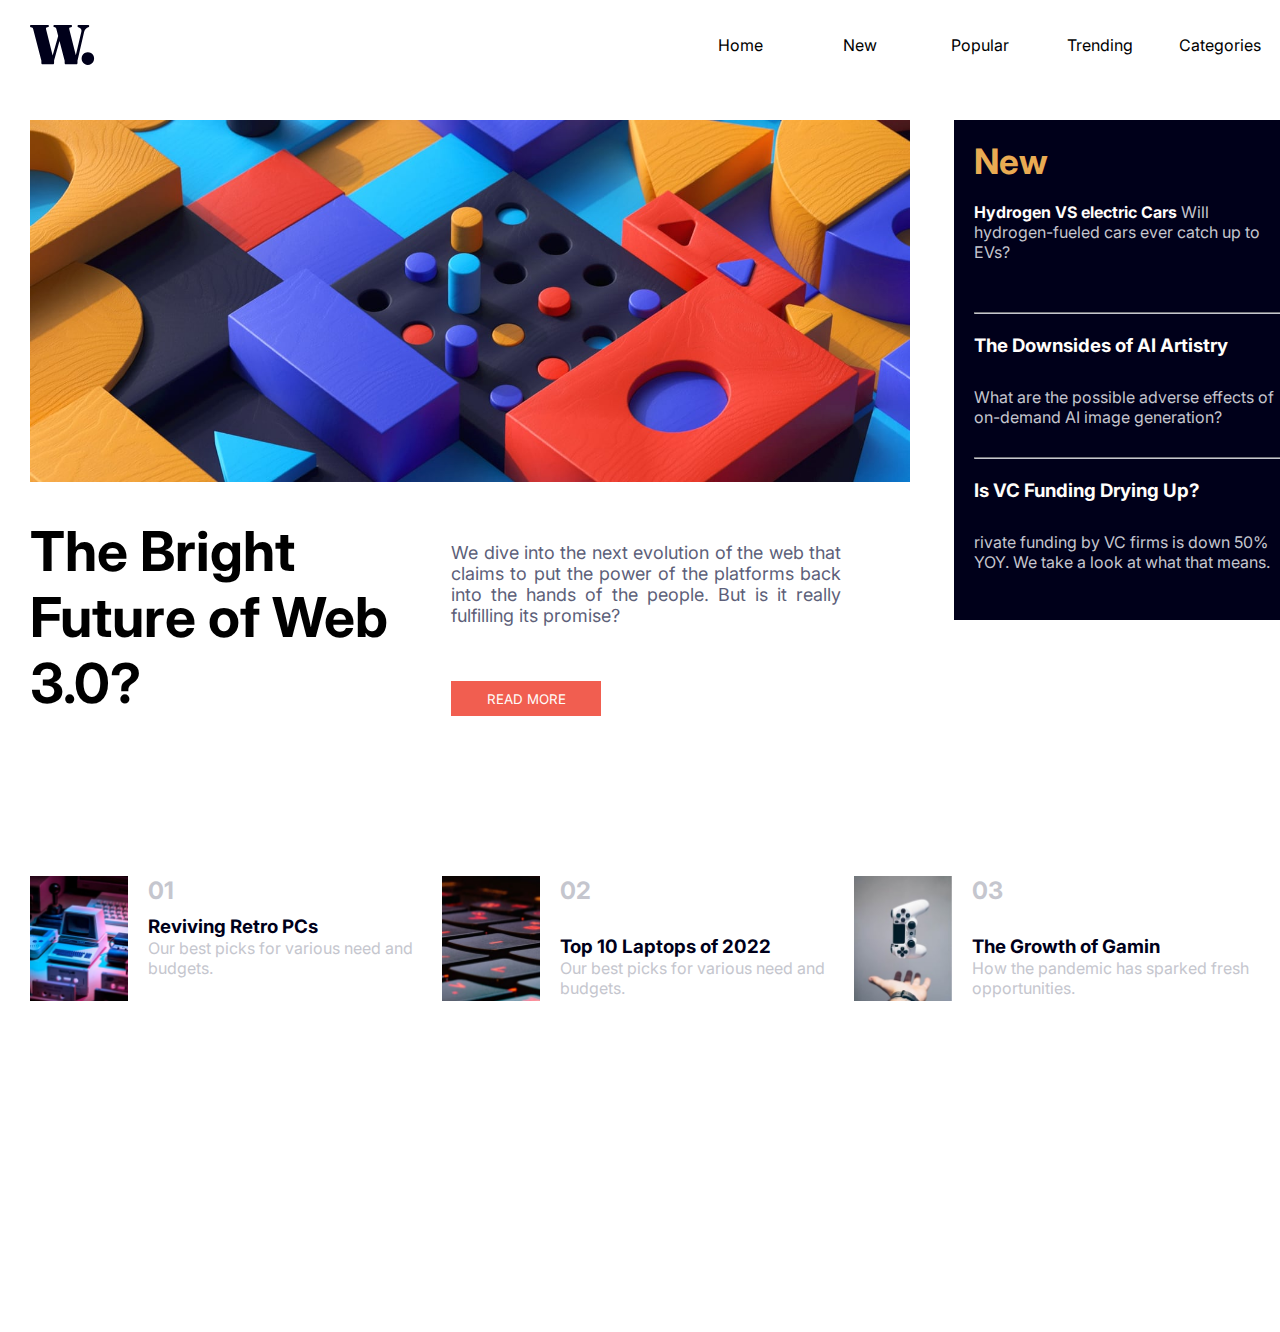
<file: news-homepage-main/index.html>
<!DOCTYPE html>
<html lang="pt-br">
<head>
    <meta charset="UTF-8">
    <meta http-equiv="X-UA-Compatible" content="IE=edge">
    <meta name="viewport" content="width=device-width, initial-scale=1.0">
    <link rel="stylesheet" href="style.css">
    <title>Active states</title>
</head>
<body>
    <header>
        <div class="logo"><img src="./assets/images/logo.svg"></div>
        <div class="navegacao">
            <nav class="menu"><p>Home</p></nav>
            <nav class="menu"><p>New</p></nav>
            <nav class="menu"><p>Popular</p></nav>
            <nav class="menu"><p>Trending</p></nav>
            <nav class="menu"><p>Categories</p></nav>
        </div>
        
    </header>
    <section class="content-center">
        <div class="content-left">
            <div class="content-img"><img src="./assets/images/image-web-3-desktop.jpg"></div>

            <div class="content-h1">
                <h1>The Bright Future of Web 3.0?</h1>
            </div>
        
            <div class="content-p">
                <p>
                    We dive into the next evolution of the web that claims to put the power of the platforms back into the hands of the people. 
                    But is it really fulfilling its promise? <br>
                   
                </p>
                <button class="content-button">READ MORE</button>
            </div>

        </div>
            
        <aside class="content-aside">
            <div class="aside-main">
                <h2>New</h2>
                <p> <strong>Hydrogen VS electric Cars</strong>
                        Will hydrogen-fueled cars ever catch up to EVs?</p>
                <hr>
            </div>
               
            <div class="aside-divs">
                <h3>The Downsides of AI Artistry</h3>
                <p> What are the possible adverse effects of on-demand AI image generation?</p>
                <hr>
            </div>
                
            <div class="aside-divs">
                <h3>Is VC Funding Drying Up?</h3>
                <p> rivate funding by VC firms is down 50% YOY. We take a look at what that means.</p>
                        
            </div>
                
        </aside>

    </section>

    <section class="content-secondary">
      

        <div class="div-secundary">
           <img src="./assets/images/image-retro-pcs.jpg">
            <div class="secondary-content">
                <h2>01</h2>
                <h3> Reviving Retro PCs</h3>
                <p>Our best picks for various need and budgets.</p>
            </div>
           
        </div>

        <div  class="div-secundary">
            <img src="./assets/images/image-top-laptops.jpg">
            <div class="secondary-content">
                <h2>02</h2> <br>
                <h3> Top 10 Laptops of 2022</h3>
                <p>Our best picks for various need and budgets.</p>
            </div>
           
        </div>

        <div  class="div-secundary">
            <img src="./assets/images/image-gaming-growth.jpg">
            <div class="secondary-content">
                <h2>03</h2><br>
                <h3>The Growth of Gamin</h3>
                <p>How the pandemic has sparked fresh opportunities.</p>
            </div>
           
        </div>

    </section>
    
    
</body>
</html>
</file>
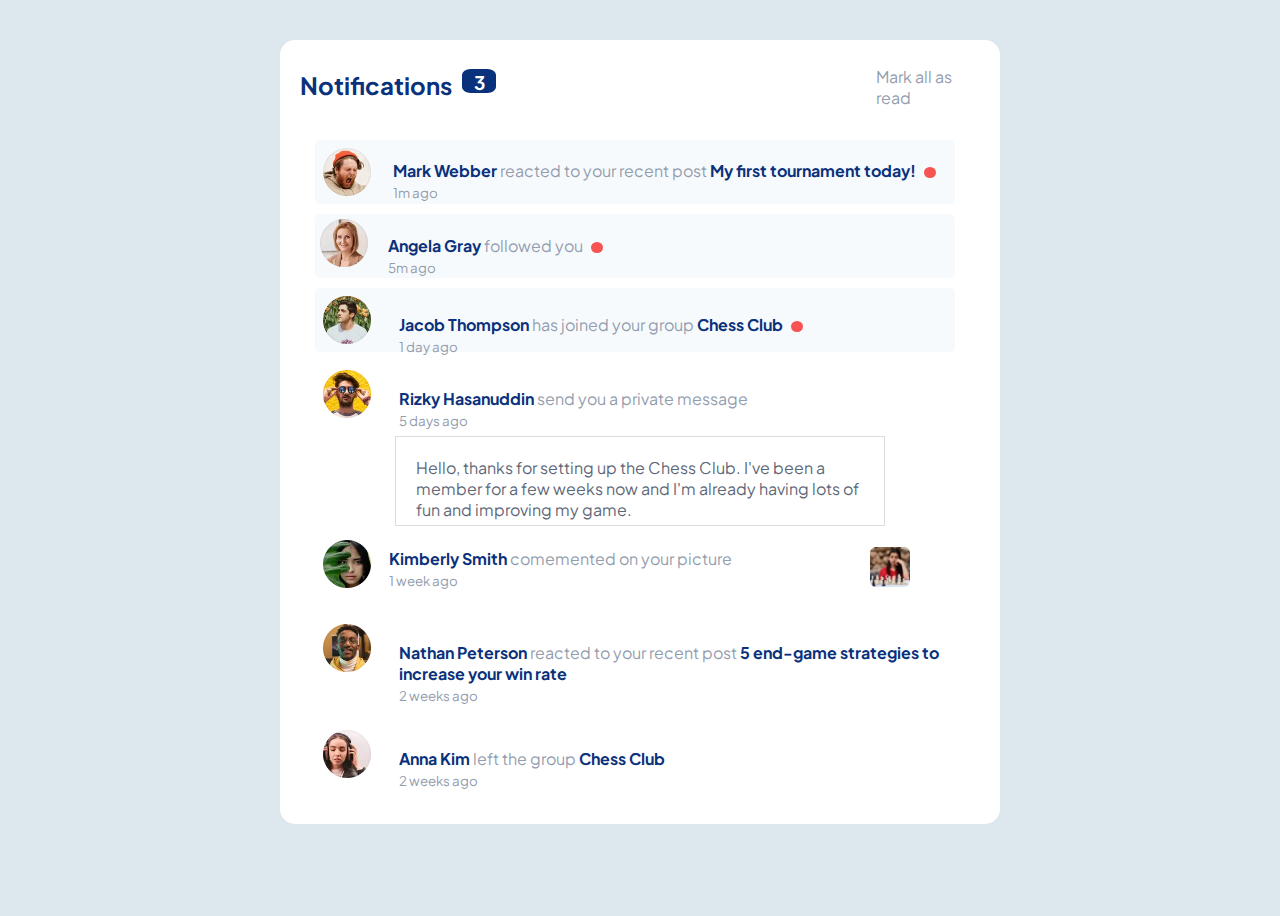
<file: notifications-page-main/index.html>
<!DOCTYPE html>
<html lang="pt-br">
<head>
    <meta charset="UTF-8">
    <meta http-equiv="X-UA-Compatible" content="IE=edge">
    <meta name="viewport" content="width=device-width, initial-scale=1.0">
    <link rel="stylesheet" href="style.css">
    <title>Notification page</title>
</head>
<body>
    <section class="central-notificacao"> 

        <nav class="info-notificacao">
        
            <div class="notificacao-numero">
                
                <h2>Notifications</h2>
                <div><h3>3</h3></div>

                
            </div>
            
           <div class="notificacao-listagem">
                <p>Mark all as read </p>
            </div> 
        </nav>

        <div class="notificacao-1">
            <div><img src="./assets/images/avatar-mark-webber.webp" alt=""></div>
            <p><strong>Mark Webber</strong> reacted to your recent post <strong>My first tournament today!</strong> <button class="dot"></button><br><small>1m ago</small></p>
        </div>
        <div class="notificacao-2">
            <div><img src="./assets/images/avatar-angela-gray.webp" alt=""></div>
            <p><strong>Angela Gray</strong> followed you <button class="dot"></button> <br> <small>5m ago</small></p>
        </div>
        <div class="notificacao-3">
            <div><img src="./assets/images/avatar-jacob-thompson.webp" alt=""></div>
            <p><strong>Jacob Thompson</strong> has joined your group <strong>Chess Club</strong> <button class="dot"></button><br><small>1 day ago</small></p>
        </div>
        <div class="notificacao-4">
            <div><img src="./assets/images/avatar-rizky-hasanuddin.webp" alt=""></div>
            <p><strong>Rizky Hasanuddin</strong> send you a private message <br><small>5 days ago</small></p>
                <div class="notificacao-comentario">Hello, thanks for setting up the Chess Club. I've been a member for a few weeks now and 
                    I'm already having lots of fun and improving my game.</div>
        </div>

        <div class="notificacao-5">
            <div><img src="./assets/images/avatar-kimberly-smith.webp" alt=""></div>
            <p><strong>Kimberly Smith</strong> comemented on your picture <br><small>1 week ago</small></p> <img class ="foto-comentario" src="./assets/images/image-chess.webp">
        </div>

        <div class="notificacao-6">
            <div><img src="./assets/images/avatar-nathan-peterson.webp" alt=""></div>
            <p><strong>Nathan Peterson</strong> reacted to your recent post <strong>5 end-game strategies to increase your win rate</strong>
            <br> <small>2 weeks ago </small>
        </div>

        

        <div class="notificacao-7">
            <div><img src="./assets/images/avatar-anna-kim.webp" alt=""></div>
            <p><strong>Anna Kim</strong> left the group <strong>Chess Club</strong><br><small>2 weeks ago</small></p>
        </div>
    </section>
   
</body>
</html>
</file>
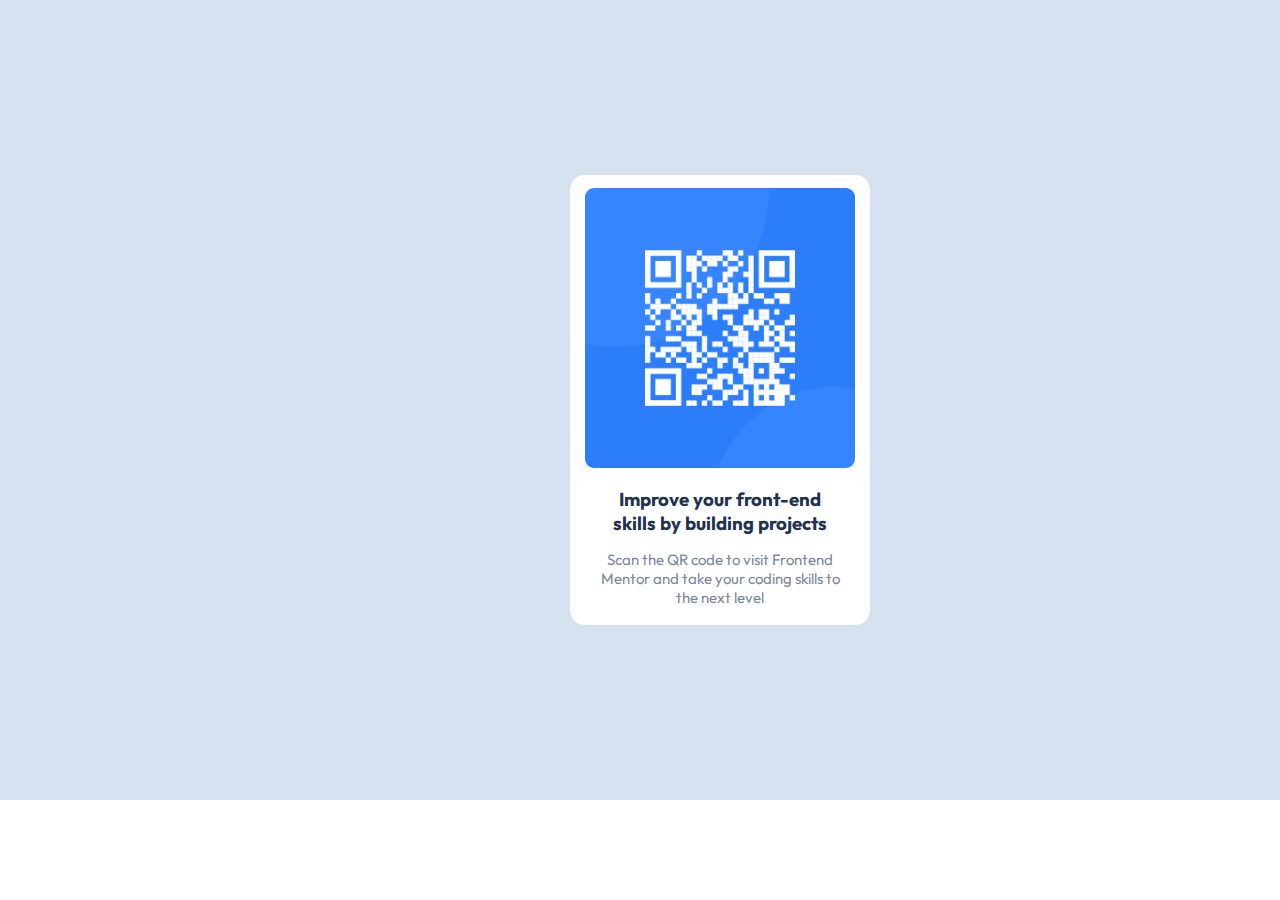
<file: qr-code/index.html>
<!DOCTYPE html>
<html lang="pt-br">
<head>
    <meta charset="UTF-8">
    <meta http-equiv="X-UA-Compatible" content="IE=edge">
    <meta name="viewport" content="width=device-width, initial-scale=1.0">
    <link rel="stylesheet" href="style.css">
    <title>Qr Code</title>
</head>
<body>
    <main>
        
        <section class="principal">

            <div class="corpo">
                <img src="./images/image-qr-code.png">
            </div>
            <div class="principal-2">
                <h3>Improve your front-end  skills by building projects</h3>
                <p>Scan the QR code to visit Frontend
                    Mentor and take your coding skills to
                    the next level</p>
            </div>

        </section>
        

    </main>
    
        

    
</body>
</html>
</file>
<file: news-homepage-main/style.css>
@import url('https://fonts.googleapis.com/css2?family=Inter:wght@400;700;800&family=Montserrat:ital@0;1&family=Outfit&family=Roboto+Serif:ital,opsz@0,8..144;1,8..144&display=swap');

*{
    margin: 0;
    padding: 0;
    font-family: 'Inter', sans-serif;;
}
header{
    box-sizing: border-box;
    width: 100%;
    height: 90px;
    display: flex;

}
.navegacao {
    width: 100%;
    display: flex;
    justify-content: right;
}

.menu {
    margin: 5px 30px;
    width: 60px;
    display: flex;
    justify-content: center;
    align-items: center;
}
.menu p:hover{
    color: hsl(5, 85%, 63%)
}
.logo{
    margin: 30px;
    display: flex;
    justify-content: center;
    align-items: center;
   
}
.content-center {
    display: flex;
    box-sizing: border-box;
    gap: 35px;
    width: 100%;
    height: 500px;
    margin: 30px 30px;
    margin-right: 30px;
    margin-bottom: 200px;
    

}
.content-left {
    width: 70%;
    height: 490px;
    flex-wrap: wrap;
    box-sizing: border-box;
    display: flex;
    gap: 16px;
  
}

.content-img img {
    width: 99%;
    height: 250x;
    
}

.content-h1 {
    display: flex;
    flex-wrap: wrap;
    align-items: center;
    width: 45%;
    height: 230px;
   
}
.content-h1 h1 {
    font-size: 55px ;
}
.content-p {
    display: flex;
    flex-wrap: wrap;
    width: 45%;
    height: 230px;
   
    
}
.content-p p{
    font-size: 18px;
        text-align: justify;
    padding: 40px 5px;
    color: hsl(236, 13%, 42%);   
}
.content-p button {
    border: 0;
    margin: 10px 5px;
    width: 150px;
    padding: 0px 5px;
    height: 35px;
    color: hsl(36, 100%, 99%);
    background-color: hsl(5, 85%, 63%)
}
.content-p button:hover{
    background-color: hsl(240, 100%, 5%); 
}

.content-aside {
    box-sizing: border-box;
    color: hsl(36, 100%, 99%);
    display: flex;
    flex-direction: column;
    justify-content: space-between;
    background-color:hsl(240, 100%, 5%); 
    width: 28%;
    height: 100%;
    margin-bottom: 10px;
    padding: 20px;
}
.aside-main h2 {
    color:  hsl(35, 77%, 62%);
    margin-bottom: 20px;
    font-size: 35px;
   
}
.aside-main p >strong{
    color: hsl(36, 100%, 99%);
   
}
.aside-main p {
    color: hsl(233, 8%, 79%);
    margin-bottom: 50px;
}

.aside-divs h3{
    color:  hsl(36, 100%, 99%);;
     margin-bottom: 30px;
}
.aside-divs h3:hover{
    color:hsl(35, 77%, 62%);
     margin-bottom: 30px;
}
.aside-divs p{
    color: hsl(233, 8%, 79%);
    margin-bottom: 30px;
}

.content-aside :nth-child(n+2){
    margin-top: 20px;
    
}
.aside-divs  hr {
    width: 100%;
    border-color: hsl(233, 8%, 79%);
    text-align: center;
    
}
.aside-main hr {
    width: 100%;
    border-color: hsl(233, 8%, 79%);
    text-align: center;
}

.content-secondary{
    box-sizing: border-box;
    display: flex;
    margin: 20% 60px;
    width: 100%;
    height: 200px;
    justify-content: space-around;
    
}
.div-secundary{
    margin: 0px 30px;
    display: flex;
    width: 0 auto;
    height: 0 auto;
    margin-left: -30px;
    
}
.div-secundary img {

    width: 110px;
    height: 125px;
    margin-right: 20px;

}


.secondary-content  h2{
   color: hsl(233, 8%, 79%);
   margin-bottom: 10px;
  
    
}

.secondary-content h3{

    color:  hsl(240, 100%, 5%);
}
.secondary-content  h3:hover{

    color: hsl(5, 85%, 63%);
} 
.secondary-content  p{

    color: hsl(233, 8%, 79%);
}
</file>
<file: notifications-page-main/style.css>
@import url('https://fonts.googleapis.com/css2?family=Plus+Jakarta+Sans:ital,wght@0,800;1,500&display=swap');
:root {
    --cor-fundo: hsl(205, 33%, 90%);
    --cor-primaria-blue: hsl(219, 85%, 26%);
    --cor-primaria-red:  hsl(1, 90%, 64%);
    --cor-nomes: hsl(224, 21%, 14%);
    --cor-font: hsl(219, 14%, 63%)
}
*{
    font-family: 'Plus Jakarta Sans', sans-serif;
}

small, p {
    color: hsl(219, 14%, 63%);
}
strong{
    color: var(--cor-primaria-blue);
}
.notificacao-comentario {
   color: hsl(219, 12%, 42%)
}

body{
    box-sizing: border-box;
    display: flex;
    width: auto;
    background-color: var(--cor-fundo);
    height: 100vh;
    justify-content: center;
    
}
.central-notificacao{
    box-sizing: border-box;
    display: flex;
    flex-direction: column;
    margin: 2em;
    width: 45rem;
    height: 49em;
    background-color: white;
    border-radius: 15px;
    
}

.info-notificacao{
    display: flex;
    gap: 30px;
    width: 44rem;
    height: 10rem;
    /* margin-bottom: -30px; */
    
}
.notificacao-numero {
    display: flex;
    gap: 10px;
   color: var(--cor-primaria-blue);
    margin-left: 20px;
    margin-right: 350px;
    margin-top: 10px;
}

.notificacao-numero div > h3{
    color: white;
    text-align: center;
    background-color: hsl(219, 85%, 26%);
    width: 30px;
    height: 20px;
    padding: 2px;
    border-radius: 25%;
}

.notificacao-listagem {
    display: flex;
    margin-top: 10px;
    color: var(--cor-font);
}




.notificacao-1{
    display: flex;
    flex-wrap: wrap;
    gap: 10px;
    width: 40rem;
    height: 4em;
    margin-left: 35px;
    margin-top: -60px;
    margin-bottom: -20px;
    border-radius: 5px;
    background-color: hsl(210, 60%, 98%);
}
.notificacao-1 > div img {
    width: 3em;
    padding: 8px;
}
.notificacao-1 p {
    padding: 4px;
}


.notificacao-2{
    display: flex;
    flex-wrap: wrap ;
    justify-content: space-evenly baseline;
    gap: 10px;
    width: 40rem;
    height: 4em;
    margin-left: 35px;
    margin-top: 30px;
    margin-bottom: -20px;
    border-radius: 5px;
    background-color: hsl(210, 60%, 98%);
}
.notificacao-2 > div img {
    width: 3em;
    padding: 5px;
    
}
.notificacao-2 p {
    
    padding: 5px;
}

.notificacao-3{
    display: flex;
    flex-wrap: wrap ;
    gap: 10px;
    width: 40rem;
    height: 4em;
    margin-left: 35px;
    margin-top: 30px;
    margin-bottom: -20px;
    border-radius: 5px;
    background-color: hsl(210, 60%, 98%);
}
.notificacao-3 > div img {
    width: 3em;
    padding: 8px;
    
}
.notificacao-3 p {
    align-items: flex-start;
    padding: 10px;
}

.dot {
    background-color: var(--cor-primaria-red);
    border: none;
    height: 0.7rem;
    border-radius: 100%;
    margin-left: 5px;
    
}
.notificacao-4{
    display: flex;
    flex-wrap: wrap ;
    gap: 10px;
    width: 40rem;
    height: 10em;
    margin-left: 35px;
    margin-top: 30px;
    margin-bottom: -20px;
    border-radius: 5px;
   
}
.notificacao-4 > div img {
    width: 3em;
    padding: 8px;
    
}
.notificacao-4 p {
    padding: 10px;
    
}
.notificacao-comentario{
    border: 1px solid gainsboro;
    width: 28rem;
    height: 3rem;
    padding: 20px;
    margin-left: 80px;
    margin-top:-30px;
}

.notificacao-5{
    display: flex;
    gap: 10px;
    width: 40rem;
    height: 5=6em;
    margin-left: 35px;
    margin-top: 30px;
    margin-bottom: -20px;
    border-radius: 5px;
    
}
.notificacao-5 > div img {
    width: 3em;
    padding: 8px;
    
}

.foto-comentario {
    margin-top: 15px;
    width: 2.5em;
    height: 2.5em;
    margin-left: 8em;
   
}

.notificacao-6{
    display: flex;

    gap: 10px;
    width: 40rem;
    height: 6em;
    margin-left: 35px;
    margin-top: 30px;
    margin-bottom: -20px;
    border-radius: 5px;
    
}
.notificacao-6 > div img {
    width: 3em;
    padding: 8px;
    
}
.notificacao-6 p {
    padding: 10px;
}

.notificacao-7{
    display: flex;
    flex-wrap: wrap ;
    gap: 10px;
    width: 40rem;
    height: 4em;
    margin-left: 35px;
    margin-top: 30px;
    margin-bottom: -20px;
    border-radius: 5px;

}
.notificacao-7> div img {
    width: 3em;
    padding: 8px;
    
}
.notificacao-7 p {
    padding: 10px;
}
</file>
<file: qr-code/style.css>
@import url('https://fonts.googleapis.com/css2?family=Outfit&display=swap');
*{
    margin: 0;
    padding: 0;
    color: black;
    box-sizing: border-box;

}

main{
  
    display: flex;
    width: 1440px;
    height: 800px;
    align-items: center;
    justify-content: center;
    font-family: 'Outfit', sans-serif;
    background-color: hsl(212, 45%, 89%);
}

.principal {
    display: flex;
    flex-direction: column;
    justify-content: center;
    align-items: center;
    border-radius: 15px;
    background-color: white;
    width: 300px;
    height: 450px;
}
.principal-2 h3{
    margin: 15px 40px;
    text-align:center;
    color: hsl(218, 44%, 22%);
}
.principal-2 p{
    margin: 15px 30px;
    text-align:center;
    color: hsl(220, 15%, 55%);
    font-size: 15px;
}


.corpo img{
    
    margin-top: 10px;
    border-radius: 1vh;
    width: 270px;
    height: 280px;
}


@media only screen and (max-device-width: 800px) {
    @import url('https://fonts.googleapis.com/css2?family=Outfit&display=swap');
    *{
        margin: 0;
        padding: 0;
        color: black;
        box-sizing: border-box;
    }

    main{  
        display: flex;
        width: 100vh;
        height: 1000vh;
        align-items: start;
        justify-content: start;
        font-family: 'Outfit', sans-serif;
        background-color: hsl(212, 45%, 89%);
    }

    .principal {
        display: flex;
        flex-direction: column;
        justify-content: center;
        align-items: center;
        border-radius: 15px;
        background-color: white;
        width: 400;
        height: 500px;
    }
    
    .principal-2 h3{
        margin: 15px 40px;
        text-align:center;
        color: hsl(218, 44%, 22%);
    }
    .principal-2 p{
        margin: 10px 30px;
        text-align:center;
        color: hsl(220, 15%, 55%);
        font-size: 15px;
    }


    .corpo img{
        margin-top: -15px;
        border-radius: 1vh;
        width: 270px;
        height: 300px;
    }
}
</file>
